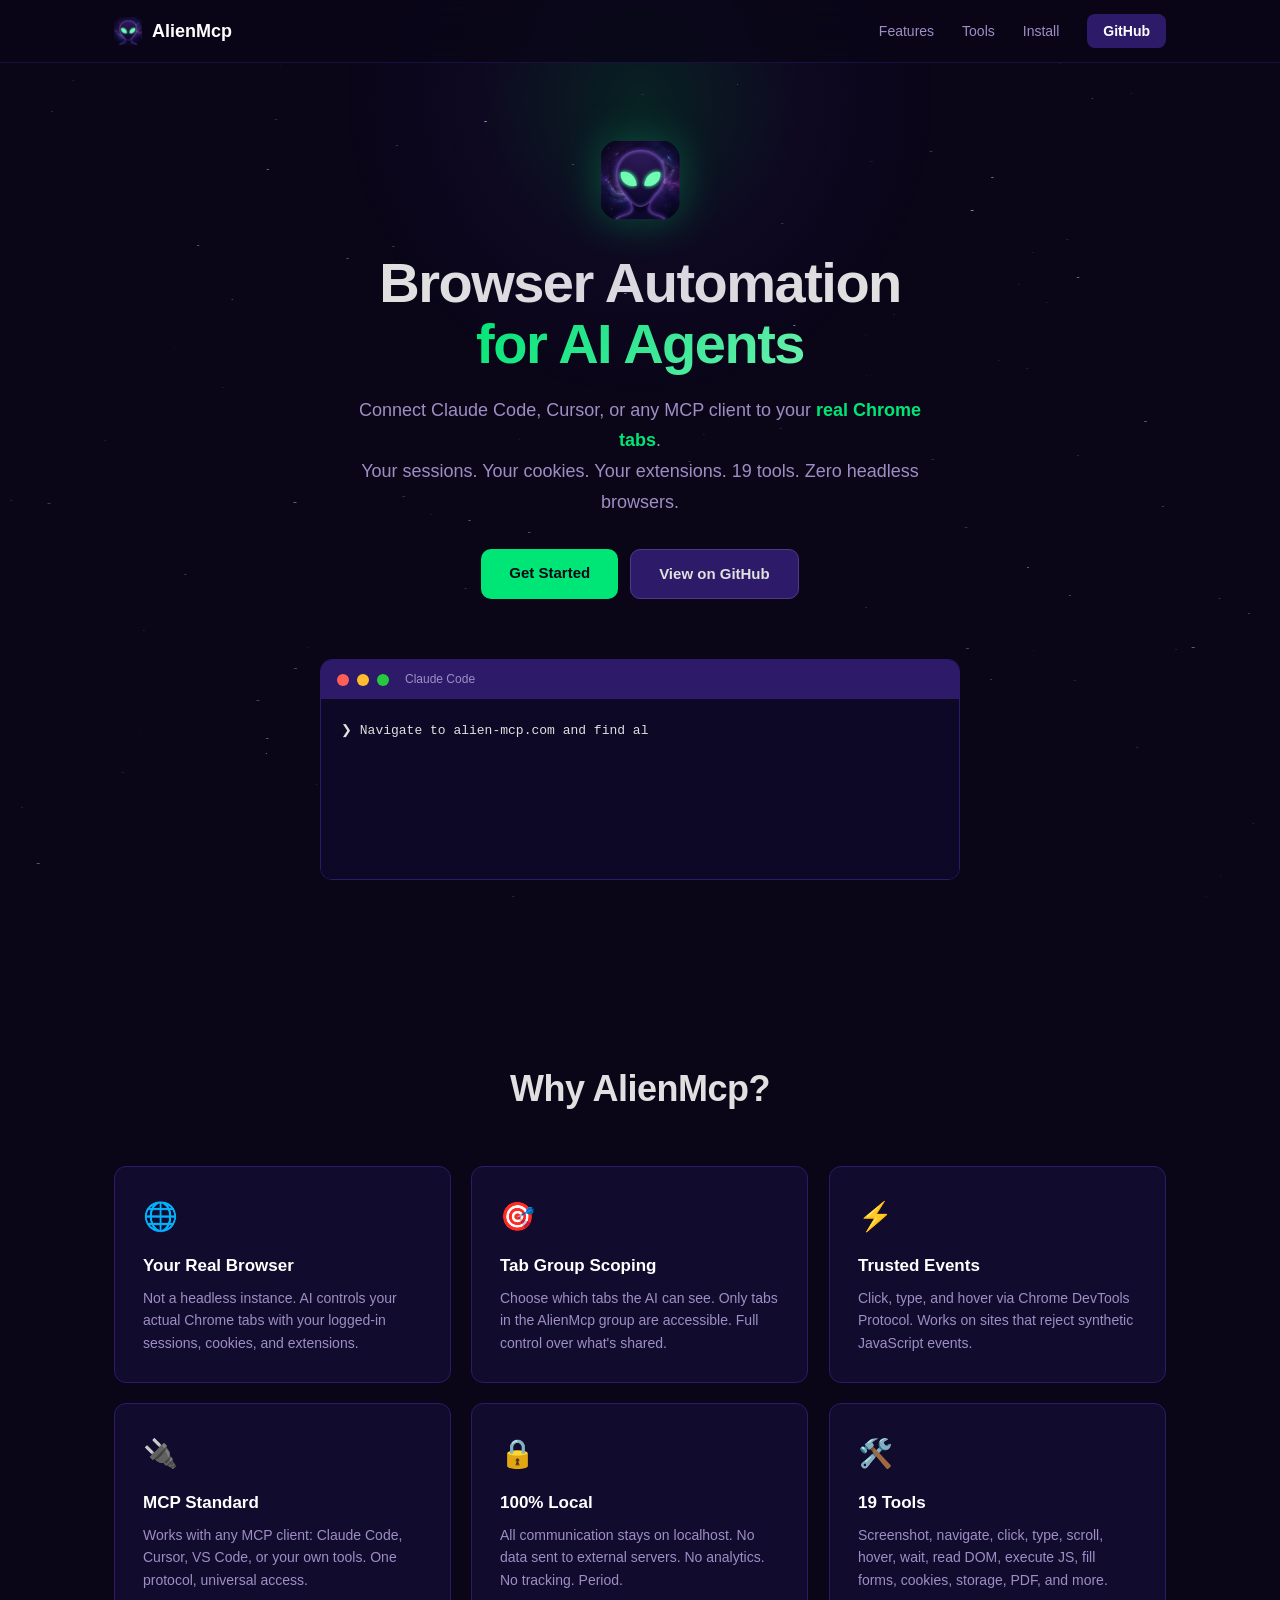
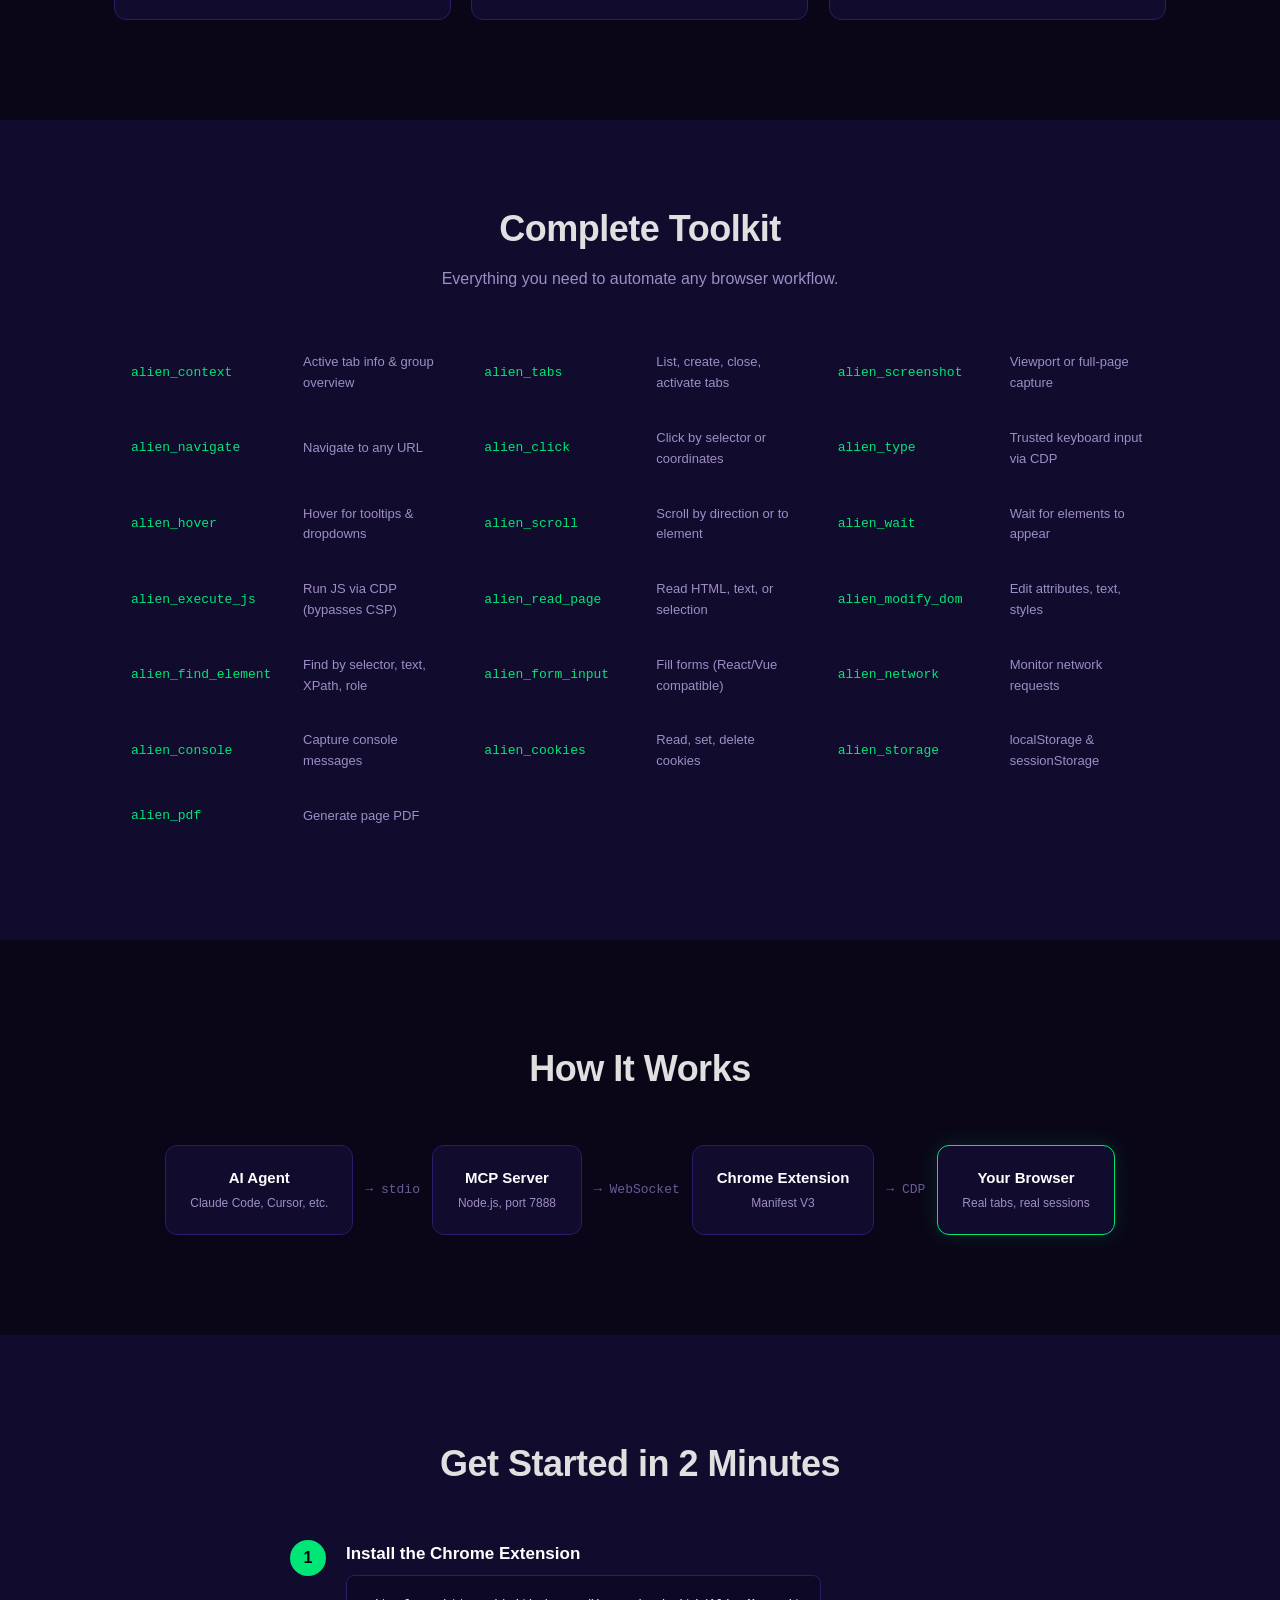
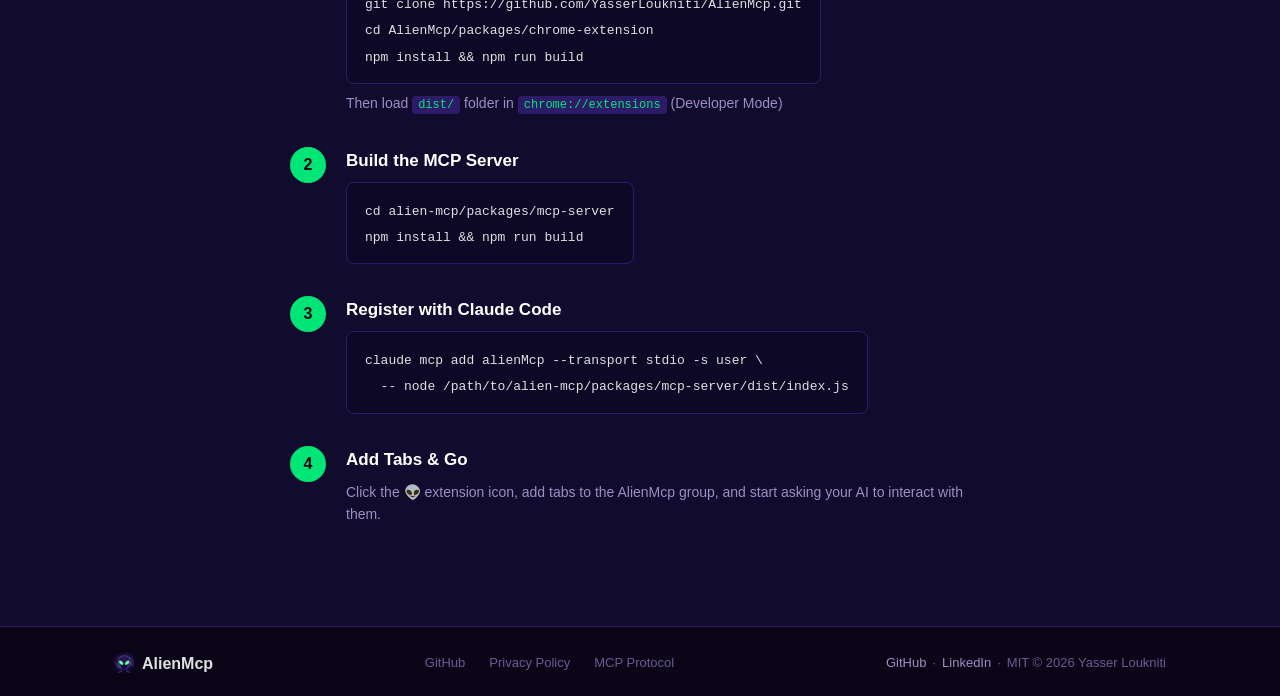
<file: index.html>
<!DOCTYPE html>
<html lang="en">
<head>
  <meta charset="UTF-8">
  <meta name="viewport" content="width=device-width, initial-scale=1.0">
  <title>AlienMcp - Browser Automation for AI Agents</title>
  <meta name="description" content="Connect AI agents to your real browser. 19 MCP tools: screenshot, navigate, click, type, read pages, watch network, and more.">
  <meta property="og:title" content="AlienMcp - Browser Automation for AI Agents">
  <meta property="og:description" content="Control your real Chrome tabs with AI via the Model Context Protocol. 19 tools, tab groups, trusted events.">
  <meta property="og:type" content="website">
  <meta property="og:image" content="og-image.png">
  <link rel="icon" type="image/png" href="favicon.png">
  <link rel="stylesheet" href="style.css">
</head>
<body>

<nav>
  <div class="nav-inner">
    <a href="#" class="nav-logo">
      <img src="icon.png" alt="AlienMcp" class="nav-icon">
      <span>AlienMcp</span>
    </a>
    <div class="nav-links">
      <a href="#features">Features</a>
      <a href="#tools">Tools</a>
      <a href="#install">Install</a>
      <a href="https://github.com/YasserLoukniti/AlienMcp" class="btn-nav" target="_blank">GitHub</a>
    </div>
  </div>
</nav>

<header class="hero">
  <div class="hero-glow"></div>
  <div class="container">
    <img src="icon.png" alt="AlienMcp" class="hero-logo">
    <h1>Browser Automation<br><span class="gradient-text">for AI Agents</span></h1>
    <p class="hero-sub">Connect Claude Code, Cursor, or any MCP client to your <strong>real Chrome tabs</strong>.<br>Your sessions. Your cookies. Your extensions. 19 tools. Zero headless browsers.</p>
    <div class="hero-actions">
      <a href="#install" class="btn btn-primary">Get Started</a>
      <a href="https://github.com/YasserLoukniti/AlienMcp" class="btn btn-secondary" target="_blank">View on GitHub</a>
    </div>
    <div class="hero-terminal">
      <div class="terminal-bar">
        <span class="dot red"></span><span class="dot yellow"></span><span class="dot green"></span>
        <span class="terminal-title">Claude Code</span>
      </div>
      <div class="terminal-body">
        <span class="t-prompt">❯</span> Navigate to alien-mcp.com and find all links<br><br>
        <span class="t-tool">alien_navigate</span> <span class="t-dim">url: "https://www.alien-mcp.com"</span><br>
        <span class="t-result">Navigated to: https://www.alien-mcp.com</span><br>
        <span class="t-tool">alien_find_element</span> <span class="t-dim">selector: "a.btn"</span><br>
        <span class="t-result">Found 2 elements:</span><br>
        <span class="t-dim">[0] &lt;a&gt; "Get Started" (480,340 120x40)</span><br>
        <span class="t-dim">[1] &lt;a&gt; "View on GitHub" (620,340 140x40)</span>
      </div>
    </div>
  </div>
</header>

<section id="features" class="features">
  <div class="container">
    <h2>Why AlienMcp?</h2>
    <div class="features-grid">
      <div class="feature-card">
        <div class="feature-icon">🌐</div>
        <h3>Your Real Browser</h3>
        <p>Not a headless instance. AI controls your actual Chrome tabs with your logged-in sessions, cookies, and extensions.</p>
      </div>
      <div class="feature-card">
        <div class="feature-icon">🎯</div>
        <h3>Tab Group Scoping</h3>
        <p>Choose which tabs the AI can see. Only tabs in the AlienMcp group are accessible. Full control over what's shared.</p>
      </div>
      <div class="feature-card">
        <div class="feature-icon">⚡</div>
        <h3>Trusted Events</h3>
        <p>Click, type, and hover via Chrome DevTools Protocol. Works on sites that reject synthetic JavaScript events.</p>
      </div>
      <div class="feature-card">
        <div class="feature-icon">🔌</div>
        <h3>MCP Standard</h3>
        <p>Works with any MCP client: Claude Code, Cursor, VS Code, or your own tools. One protocol, universal access.</p>
      </div>
      <div class="feature-card">
        <div class="feature-icon">🔒</div>
        <h3>100% Local</h3>
        <p>All communication stays on localhost. No data sent to external servers. No analytics. No tracking. Period.</p>
      </div>
      <div class="feature-card">
        <div class="feature-icon">🛠️</div>
        <h3>19 Tools</h3>
        <p>Screenshot, navigate, click, type, scroll, hover, wait, read DOM, execute JS, fill forms, cookies, storage, PDF, and more.</p>
      </div>
    </div>
  </div>
</section>

<section id="tools" class="tools">
  <div class="container">
    <h2>Complete Toolkit</h2>
    <p class="section-sub">Everything you need to automate any browser workflow.</p>
    <div class="tools-grid">
      <div class="tool-item">
        <span class="tool-name">alien_context</span>
        <span class="tool-desc">Active tab info &amp; group overview</span>
      </div>
      <div class="tool-item">
        <span class="tool-name">alien_tabs</span>
        <span class="tool-desc">List, create, close, activate tabs</span>
      </div>
      <div class="tool-item">
        <span class="tool-name">alien_screenshot</span>
        <span class="tool-desc">Viewport or full-page capture</span>
      </div>
      <div class="tool-item">
        <span class="tool-name">alien_navigate</span>
        <span class="tool-desc">Navigate to any URL</span>
      </div>
      <div class="tool-item">
        <span class="tool-name">alien_click</span>
        <span class="tool-desc">Click by selector or coordinates</span>
      </div>
      <div class="tool-item">
        <span class="tool-name">alien_type</span>
        <span class="tool-desc">Trusted keyboard input via CDP</span>
      </div>
      <div class="tool-item">
        <span class="tool-name">alien_hover</span>
        <span class="tool-desc">Hover for tooltips &amp; dropdowns</span>
      </div>
      <div class="tool-item">
        <span class="tool-name">alien_scroll</span>
        <span class="tool-desc">Scroll by direction or to element</span>
      </div>
      <div class="tool-item">
        <span class="tool-name">alien_wait</span>
        <span class="tool-desc">Wait for elements to appear</span>
      </div>
      <div class="tool-item">
        <span class="tool-name">alien_execute_js</span>
        <span class="tool-desc">Run JS via CDP (bypasses CSP)</span>
      </div>
      <div class="tool-item">
        <span class="tool-name">alien_read_page</span>
        <span class="tool-desc">Read HTML, text, or selection</span>
      </div>
      <div class="tool-item">
        <span class="tool-name">alien_modify_dom</span>
        <span class="tool-desc">Edit attributes, text, styles</span>
      </div>
      <div class="tool-item">
        <span class="tool-name">alien_find_element</span>
        <span class="tool-desc">Find by selector, text, XPath, role</span>
      </div>
      <div class="tool-item">
        <span class="tool-name">alien_form_input</span>
        <span class="tool-desc">Fill forms (React/Vue compatible)</span>
      </div>
      <div class="tool-item">
        <span class="tool-name">alien_network</span>
        <span class="tool-desc">Monitor network requests</span>
      </div>
      <div class="tool-item">
        <span class="tool-name">alien_console</span>
        <span class="tool-desc">Capture console messages</span>
      </div>
      <div class="tool-item">
        <span class="tool-name">alien_cookies</span>
        <span class="tool-desc">Read, set, delete cookies</span>
      </div>
      <div class="tool-item">
        <span class="tool-name">alien_storage</span>
        <span class="tool-desc">localStorage &amp; sessionStorage</span>
      </div>
      <div class="tool-item">
        <span class="tool-name">alien_pdf</span>
        <span class="tool-desc">Generate page PDF</span>
      </div>
    </div>
  </div>
</section>

<section class="architecture">
  <div class="container">
    <h2>How It Works</h2>
    <div class="arch-flow">
      <div class="arch-box">
        <div class="arch-label">AI Agent</div>
        <div class="arch-detail">Claude Code, Cursor, etc.</div>
      </div>
      <div class="arch-arrow">→ stdio</div>
      <div class="arch-box">
        <div class="arch-label">MCP Server</div>
        <div class="arch-detail">Node.js, port 7888</div>
      </div>
      <div class="arch-arrow">→ WebSocket</div>
      <div class="arch-box">
        <div class="arch-label">Chrome Extension</div>
        <div class="arch-detail">Manifest V3</div>
      </div>
      <div class="arch-arrow">→ CDP</div>
      <div class="arch-box highlight">
        <div class="arch-label">Your Browser</div>
        <div class="arch-detail">Real tabs, real sessions</div>
      </div>
    </div>
  </div>
</section>

<section id="install" class="install">
  <div class="container">
    <h2>Get Started in 2 Minutes</h2>
    <div class="steps">
      <div class="step">
        <div class="step-num">1</div>
        <div class="step-content">
          <h3>Install the Chrome Extension</h3>
          <div class="code-block">
            <code>git clone https://github.com/YasserLoukniti/AlienMcp.git<br>cd AlienMcp/packages/chrome-extension<br>npm install && npm run build</code>
          </div>
          <p>Then load <code>dist/</code> folder in <code>chrome://extensions</code> (Developer Mode)</p>
        </div>
      </div>
      <div class="step">
        <div class="step-num">2</div>
        <div class="step-content">
          <h3>Build the MCP Server</h3>
          <div class="code-block">
            <code>cd alien-mcp/packages/mcp-server<br>npm install && npm run build</code>
          </div>
        </div>
      </div>
      <div class="step">
        <div class="step-num">3</div>
        <div class="step-content">
          <h3>Register with Claude Code</h3>
          <div class="code-block">
            <code>claude mcp add alienMcp --transport stdio -s user \<br>&nbsp;&nbsp;-- node /path/to/alien-mcp/packages/mcp-server/dist/index.js</code>
          </div>
        </div>
      </div>
      <div class="step">
        <div class="step-num">4</div>
        <div class="step-content">
          <h3>Add Tabs &amp; Go</h3>
          <p>Click the 👽 extension icon, add tabs to the AlienMcp group, and start asking your AI to interact with them.</p>
        </div>
      </div>
    </div>
  </div>
</section>

<footer>
  <div class="container footer-inner">
    <div class="footer-left">
      <img src="icon.png" alt="" class="footer-icon">
      <span>AlienMcp</span>
    </div>
    <div class="footer-links">
      <a href="https://github.com/YasserLoukniti/AlienMcp" target="_blank">GitHub</a>
      <a href="privacy.html">Privacy Policy</a>
      <a href="https://modelcontextprotocol.io" target="_blank">MCP Protocol</a>
    </div>
    <div class="footer-right">
      <a href="https://github.com/YasserLoukniti" target="_blank" class="footer-social">GitHub</a>
      <span class="footer-sep">·</span>
      <a href="https://www.linkedin.com/in/yasser-loukniti/" target="_blank" class="footer-social">LinkedIn</a>
      <span class="footer-sep">·</span>
      <span>MIT &copy; 2026 Yasser Loukniti</span>
    </div>
  </div>
</footer>

<canvas id="stars"></canvas>
<script src="effects.js"></script>
</body>
</html>
</file>
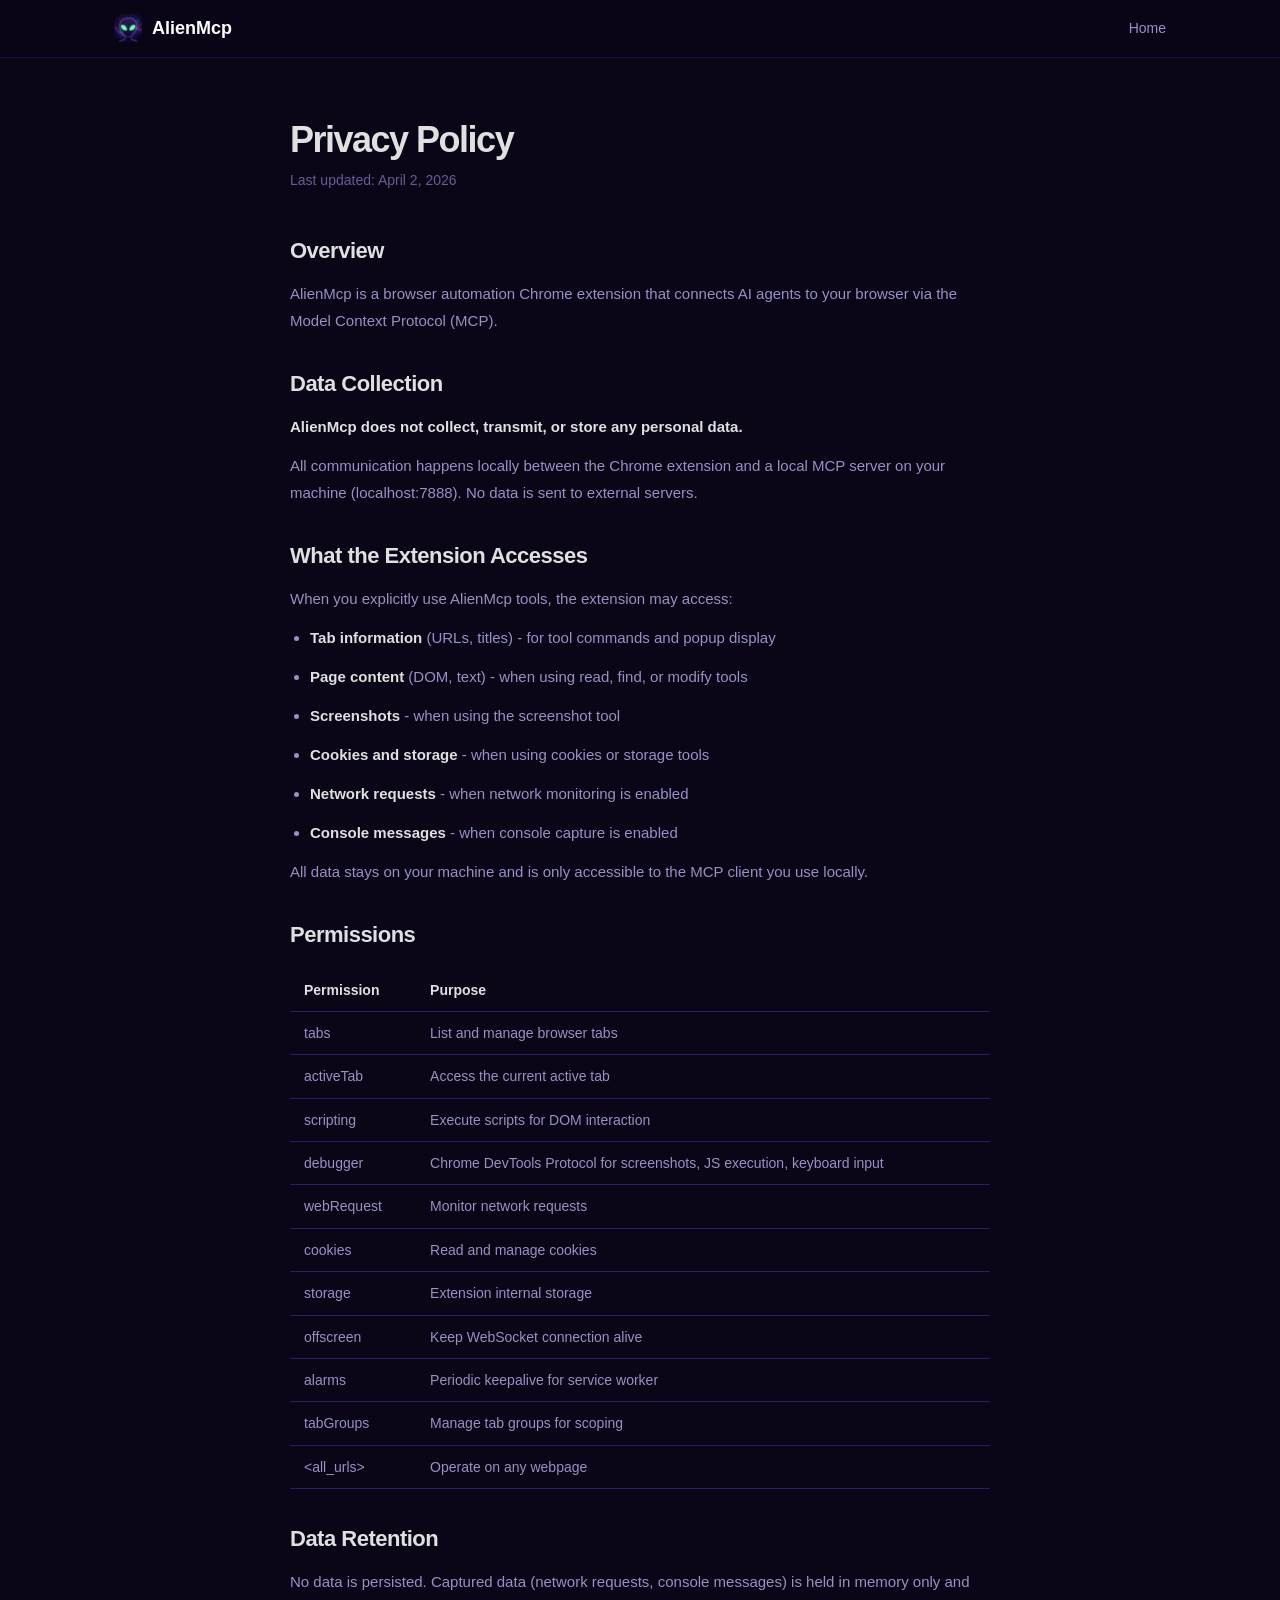
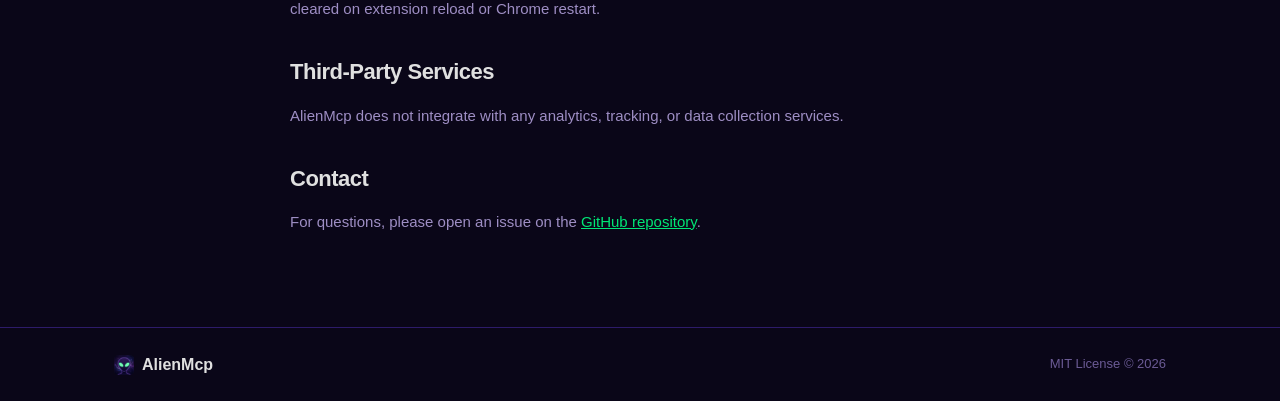
<file: privacy.html>
<!DOCTYPE html>
<html lang="en">
<head>
  <meta charset="UTF-8">
  <meta name="viewport" content="width=device-width, initial-scale=1.0">
  <title>Privacy Policy - AlienMcp</title>
  <link rel="icon" type="image/png" href="favicon.png">
  <link rel="stylesheet" href="style.css">
  <style>
    .privacy { padding: 120px 0 80px; max-width: 700px; margin: 0 auto; }
    .privacy h1 { font-size: 36px; text-align: left; margin-bottom: 8px; }
    .privacy .date { color: var(--text-muted); font-size: 14px; margin-bottom: 40px; }
    .privacy h2 { font-size: 22px; text-align: left; margin: 32px 0 12px; }
    .privacy p, .privacy li { font-size: 15px; color: var(--text-dim); line-height: 1.8; margin-bottom: 12px; }
    .privacy ul { padding-left: 20px; }
    .privacy strong { color: var(--text); }
    .privacy table { width: 100%; border-collapse: collapse; margin: 16px 0; }
    .privacy th, .privacy td { padding: 10px 14px; text-align: left; border-bottom: 1px solid var(--purple); font-size: 14px; }
    .privacy th { color: var(--text); font-weight: 600; }
    .privacy td { color: var(--text-dim); }
  </style>
</head>
<body>

<nav>
  <div class="nav-inner">
    <a href="index.html" class="nav-logo">
      <img src="icon.png" alt="AlienMcp" class="nav-icon">
      <span>AlienMcp</span>
    </a>
    <div class="nav-links">
      <a href="index.html">Home</a>
    </div>
  </div>
</nav>

<div class="privacy container">
  <h1>Privacy Policy</h1>
  <p class="date">Last updated: April 2, 2026</p>

  <h2>Overview</h2>
  <p>AlienMcp is a browser automation Chrome extension that connects AI agents to your browser via the Model Context Protocol (MCP).</p>

  <h2>Data Collection</h2>
  <p><strong>AlienMcp does not collect, transmit, or store any personal data.</strong></p>
  <p>All communication happens locally between the Chrome extension and a local MCP server on your machine (localhost:7888). No data is sent to external servers.</p>

  <h2>What the Extension Accesses</h2>
  <p>When you explicitly use AlienMcp tools, the extension may access:</p>
  <ul>
    <li><strong>Tab information</strong> (URLs, titles) - for tool commands and popup display</li>
    <li><strong>Page content</strong> (DOM, text) - when using read, find, or modify tools</li>
    <li><strong>Screenshots</strong> - when using the screenshot tool</li>
    <li><strong>Cookies and storage</strong> - when using cookies or storage tools</li>
    <li><strong>Network requests</strong> - when network monitoring is enabled</li>
    <li><strong>Console messages</strong> - when console capture is enabled</li>
  </ul>
  <p>All data stays on your machine and is only accessible to the MCP client you use locally.</p>

  <h2>Permissions</h2>
  <table>
    <tr><th>Permission</th><th>Purpose</th></tr>
    <tr><td>tabs</td><td>List and manage browser tabs</td></tr>
    <tr><td>activeTab</td><td>Access the current active tab</td></tr>
    <tr><td>scripting</td><td>Execute scripts for DOM interaction</td></tr>
    <tr><td>debugger</td><td>Chrome DevTools Protocol for screenshots, JS execution, keyboard input</td></tr>
    <tr><td>webRequest</td><td>Monitor network requests</td></tr>
    <tr><td>cookies</td><td>Read and manage cookies</td></tr>
    <tr><td>storage</td><td>Extension internal storage</td></tr>
    <tr><td>offscreen</td><td>Keep WebSocket connection alive</td></tr>
    <tr><td>alarms</td><td>Periodic keepalive for service worker</td></tr>
    <tr><td>tabGroups</td><td>Manage tab groups for scoping</td></tr>
    <tr><td>&lt;all_urls&gt;</td><td>Operate on any webpage</td></tr>
  </table>

  <h2>Data Retention</h2>
  <p>No data is persisted. Captured data (network requests, console messages) is held in memory only and cleared on extension reload or Chrome restart.</p>

  <h2>Third-Party Services</h2>
  <p>AlienMcp does not integrate with any analytics, tracking, or data collection services.</p>

  <h2>Contact</h2>
  <p>For questions, please open an issue on the <a href="https://github.com/YasserLoukniti/AlienMcp" style="color: var(--green);">GitHub repository</a>.</p>
</div>

<footer>
  <div class="container footer-inner">
    <div class="footer-left">
      <img src="icon.png" alt="" class="footer-icon">
      <span>AlienMcp</span>
    </div>
    <div class="footer-right">MIT License &copy; 2026</div>
  </div>
</footer>

</body>
</html>
</file>
<file: style.css>
:root {
  --bg: #0a0618;
  --bg2: #110b2e;
  --purple: #2d1b69;
  --purple-light: #4d3b8a;
  --green: #00e676;
  --green-dim: #00c853;
  --green-glow: rgba(0, 230, 118, 0.15);
  --text: #e0e0e0;
  --text-dim: #9e8ec4;
  --text-muted: #6b5b95;
  --radius: 12px;
}

* { margin: 0; padding: 0; box-sizing: border-box; }

#stars {
  position: fixed;
  top: 0;
  left: 0;
  width: 100%;
  height: 100%;
  pointer-events: none;
  z-index: 0;
}

nav, .hero, .features, .tools, .architecture, .install, footer {
  position: relative;
  z-index: 1;
}

html { scroll-behavior: smooth; }

body {
  font-family: -apple-system, BlinkMacSystemFont, 'Segoe UI', Roboto, 'Inter', sans-serif;
  background: var(--bg);
  color: var(--text);
  line-height: 1.6;
  overflow-x: hidden;
}

.container {
  max-width: 1100px;
  margin: 0 auto;
  padding: 0 24px;
}

/* Nav */
nav {
  position: fixed;
  top: 0;
  left: 0;
  right: 0;
  z-index: 100;
  background: rgba(10, 6, 24, 0.85);
  backdrop-filter: blur(20px);
  border-bottom: 1px solid rgba(45, 27, 105, 0.5);
}

.nav-inner {
  max-width: 1100px;
  margin: 0 auto;
  padding: 14px 24px;
  display: flex;
  align-items: center;
  justify-content: space-between;
}

.nav-logo {
  display: flex;
  align-items: center;
  gap: 10px;
  text-decoration: none;
  color: #fff;
  font-weight: 700;
  font-size: 18px;
}

.nav-icon { width: 28px; height: 28px; border-radius: 6px; }

.nav-links {
  display: flex;
  align-items: center;
  gap: 28px;
}

.nav-links a {
  color: var(--text-dim);
  text-decoration: none;
  font-size: 14px;
  transition: color 0.2s;
}

.nav-links a:hover { color: #fff; }

.btn-nav {
  padding: 6px 16px !important;
  background: var(--purple);
  border-radius: 8px;
  color: #fff !important;
  font-weight: 600;
}

.btn-nav:hover { background: var(--purple-light); }

/* Hero */
.hero {
  padding: 140px 0 80px;
  text-align: center;
  position: relative;
}

.hero-glow {
  position: absolute;
  top: -200px;
  left: 50%;
  transform: translateX(-50%);
  width: 600px;
  height: 600px;
  background: radial-gradient(circle, rgba(0, 230, 118, 0.12) 0%, rgba(100, 50, 200, 0.05) 40%, transparent 70%);
  pointer-events: none;
  transition: none;
}

.hero-logo {
  width: 80px;
  height: 80px;
  border-radius: 20px;
  margin-bottom: 24px;
  transition: transform 0.15s ease-out;
  animation: float 4s ease-in-out infinite;
  filter: drop-shadow(0 0 20px rgba(0, 230, 118, 0.3));
}

@keyframes float {
  0%, 100% { transform: translateY(0); }
  50% { transform: translateY(-8px); }
}

h1 {
  font-size: 56px;
  font-weight: 800;
  letter-spacing: -1.5px;
  line-height: 1.1;
  margin-bottom: 20px;
}

.gradient-text {
  background: linear-gradient(135deg, var(--green), #69f0ae);
  -webkit-background-clip: text;
  -webkit-text-fill-color: transparent;
  background-clip: text;
}

.hero-sub {
  font-size: 18px;
  color: var(--text-dim);
  max-width: 600px;
  margin: 0 auto 32px;
  line-height: 1.7;
}

.hero-sub strong { color: var(--green); }

.hero-actions {
  display: flex;
  gap: 12px;
  justify-content: center;
  margin-bottom: 60px;
}

.btn {
  padding: 12px 28px;
  border-radius: 10px;
  text-decoration: none;
  font-weight: 600;
  font-size: 15px;
  transition: all 0.2s ease-out;
  display: inline-block;
}

.btn-primary {
  background: var(--green);
  color: var(--bg);
}

.btn-primary:hover {
  background: #69f0ae;
  box-shadow: 0 0 30px var(--green-glow);
}

.btn-secondary {
  background: var(--purple);
  color: var(--text);
  border: 1px solid var(--purple-light);
}

.btn-secondary:hover { background: var(--purple-light); }

/* Terminal */
.hero-terminal {
  max-width: 640px;
  margin: 0 auto;
  border-radius: var(--radius);
  overflow: hidden;
  border: 1px solid var(--purple);
  text-align: left;
}

.terminal-bar {
  background: var(--purple);
  padding: 10px 16px;
  display: flex;
  align-items: center;
  gap: 8px;
}

.dot { width: 12px; height: 12px; border-radius: 50%; }
.dot.red { background: #ff5f56; }
.dot.yellow { background: #ffbd2e; }
.dot.green { background: #27c93f; }

.terminal-title {
  margin-left: 8px;
  font-size: 12px;
  color: var(--text-dim);
}

.terminal-body {
  background: #0d0825;
  padding: 20px;
  font-family: 'SF Mono', 'Fira Code', 'Consolas', monospace;
  font-size: 13px;
  line-height: 1.8;
}

.t-prompt { color: var(--green); font-weight: 700; }
.t-tool { color: #bb86fc; }
.t-dim { color: var(--text-muted); }
.t-result { color: var(--green); }

/* Features */
.features {
  padding: 100px 0;
}

h2 {
  font-size: 36px;
  font-weight: 700;
  text-align: center;
  margin-bottom: 16px;
  letter-spacing: -0.5px;
}

.section-sub {
  text-align: center;
  color: var(--text-dim);
  margin-bottom: 48px;
  font-size: 16px;
}

.features-grid {
  display: grid;
  grid-template-columns: repeat(3, 1fr);
  gap: 20px;
  margin-top: 48px;
}

.feature-card {
  background: var(--bg2);
  border: 1px solid var(--purple);
  border-radius: var(--radius);
  padding: 28px;
  transition: border-color 0.3s, box-shadow 0.3s, transform 0.2s ease-out;
  will-change: transform;
}

.feature-card:hover {
  border-color: var(--green);
  box-shadow: 0 0 30px var(--green-glow);
}

.feature-icon {
  font-size: 28px;
  margin-bottom: 12px;
}

.feature-card h3 {
  font-size: 17px;
  margin-bottom: 8px;
  color: #fff;
}

.feature-card p {
  font-size: 14px;
  color: var(--text-dim);
  line-height: 1.6;
}

/* Tools */
.tools {
  padding: 80px 0 100px;
  background: var(--bg2);
}

.tools h2 { margin-bottom: 8px; }

.tools-grid {
  display: grid;
  grid-template-columns: repeat(auto-fill, minmax(300px, 1fr));
  gap: 8px;
  margin-top: 48px;
}

.tool-item {
  display: flex;
  align-items: center;
  gap: 12px;
  padding: 12px 16px;
  border-radius: 8px;
  border: 1px solid transparent;
  transition: all 0.2s;
}

.tool-item:hover {
  background: rgba(45, 27, 105, 0.5);
  border-color: var(--purple);
}

.tool-name {
  font-family: 'SF Mono', 'Fira Code', monospace;
  font-size: 13px;
  color: var(--green);
  white-space: nowrap;
  min-width: 160px;
}

.tool-desc {
  font-size: 13px;
  color: var(--text-dim);
}

/* Architecture */
.architecture {
  padding: 100px 0;
}

.arch-flow {
  display: flex;
  align-items: center;
  justify-content: center;
  gap: 0;
  margin-top: 48px;
  flex-wrap: wrap;
}

.arch-box {
  background: var(--bg2);
  border: 1px solid var(--purple);
  border-radius: var(--radius);
  padding: 20px 24px;
  text-align: center;
  min-width: 150px;
  transition: transform 0.2s, border-color 0.3s, box-shadow 0.3s;
}

.arch-box.highlight {
  border-color: var(--green);
  box-shadow: 0 0 20px var(--green-glow);
}

.arch-label {
  font-weight: 700;
  font-size: 15px;
  color: #fff;
  margin-bottom: 4px;
}

.arch-detail {
  font-size: 12px;
  color: var(--text-dim);
}

.arch-arrow {
  padding: 0 12px;
  color: var(--text-muted);
  font-family: monospace;
  font-size: 13px;
}

/* Install */
.install {
  padding: 100px 0;
  background: var(--bg2);
}

.steps {
  max-width: 700px;
  margin: 48px auto 0;
  display: flex;
  flex-direction: column;
  gap: 32px;
}

.step {
  display: flex;
  gap: 20px;
}

.step-num {
  width: 36px;
  height: 36px;
  background: var(--green);
  color: var(--bg);
  font-weight: 800;
  font-size: 16px;
  border-radius: 50%;
  display: flex;
  align-items: center;
  justify-content: center;
  flex-shrink: 0;
}

.step-content h3 {
  font-size: 17px;
  margin-bottom: 8px;
  color: #fff;
}

.step-content p {
  font-size: 14px;
  color: var(--text-dim);
  margin-top: 8px;
}

.step-content code {
  background: var(--purple);
  padding: 2px 6px;
  border-radius: 4px;
  font-size: 12px;
  color: var(--green);
}

.code-block {
  background: #0d0825;
  border: 1px solid var(--purple);
  border-radius: 8px;
  padding: 14px 18px;
  overflow-x: auto;
}

.code-block code {
  background: none;
  padding: 0;
  font-family: 'SF Mono', 'Fira Code', monospace;
  font-size: 13px;
  color: var(--text);
  line-height: 1.7;
}

/* Footer */
footer {
  padding: 24px 0;
  border-top: 1px solid var(--purple);
}

.footer-inner {
  display: flex;
  align-items: center;
  justify-content: space-between;
}

.footer-left {
  display: flex;
  align-items: center;
  gap: 8px;
  font-weight: 600;
}

.footer-icon { width: 20px; height: 20px; border-radius: 4px; }

.footer-links {
  display: flex;
  gap: 24px;
}

.footer-links a {
  color: var(--text-muted);
  text-decoration: none;
  font-size: 13px;
}

.footer-links a:hover { color: var(--text); }

.footer-right {
  font-size: 13px;
  color: var(--text-muted);
  display: flex;
  align-items: center;
  gap: 6px;
}

.footer-social {
  color: var(--text-dim);
  text-decoration: none;
  transition: color 0.2s;
}

.footer-social:hover { color: var(--green); }

.footer-sep { color: var(--text-muted); }

/* Responsive */
@media (max-width: 768px) {
  h1 { font-size: 36px; }
  .hero-sub { font-size: 16px; }
  .features-grid { grid-template-columns: 1fr; }
  .tools-grid { grid-template-columns: 1fr; }
  .arch-flow { flex-direction: column; gap: 8px; }
  .arch-arrow { transform: rotate(90deg); padding: 4px 0; }
  .hero-actions { flex-direction: column; align-items: center; }
  .nav-links a:not(.btn-nav) { display: none; }
  .footer-inner { flex-direction: column; gap: 12px; text-align: center; }
  .footer-links { gap: 16px; }
}
</file>
